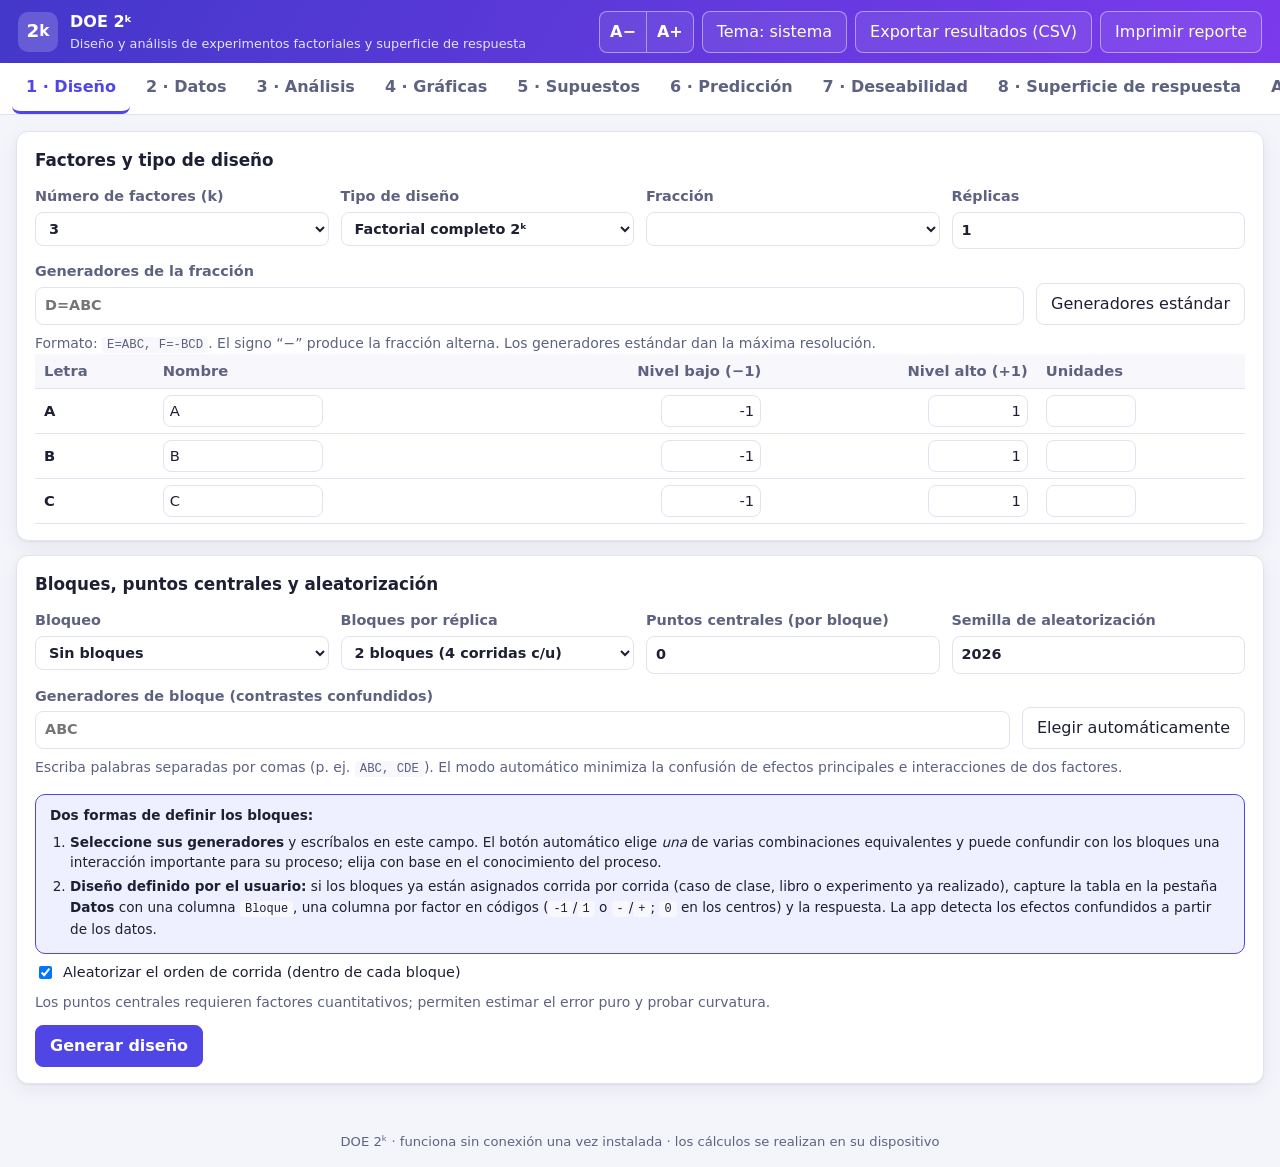
<file: index.html>
<!DOCTYPE html>
<html lang="es">
<head>
  <meta charset="UTF-8">
  <meta name="viewport" content="width=device-width, initial-scale=1">
  <title>DOE 2ᵏ — Diseño y análisis factorial</title>
  <meta name="description" content="Diseño y análisis de experimentos factoriales 2^k completos y fraccionados, con bloques y puntos centrales, y metodología de superficie de respuesta (pendiente ascendente, central compuesto y Box-Behnken).">
  <meta name="theme-color" content="#4f46e5">
  <link rel="manifest" href="manifest.webmanifest">
  <link rel="icon" type="image/png" sizes="192x192" href="icons/icon-192.png">
  <link rel="apple-touch-icon" href="icons/apple-touch-icon.png">
  <meta name="apple-mobile-web-app-capable" content="yes">
  <meta name="apple-mobile-web-app-title" content="DOE 2ᵏ">
  <link rel="stylesheet" href="css/styles.css">
  <script>try{var f=+localStorage.getItem('doe2k-fs');if(f>0)document.documentElement.style.setProperty('--fs',f);}catch(e){}</script>
</head>
<body>
<header class="appbar">
  <div class="brand"><span class="logo">2<sup>k</sup></span><div><strong>DOE 2ᵏ</strong><small>Diseño y análisis de experimentos factoriales y superficie de respuesta</small></div></div>
  <div class="bar-actions"><span class="fs-ctl" role="group" aria-label="Tamaño de letra"><button id="fsDown" class="ghost" title="Reducir tamaño de letra" aria-label="Reducir tamaño de letra">A−</button><button id="fsUp" class="ghost" title="Aumentar tamaño de letra" aria-label="Aumentar tamaño de letra">A+</button></span><button id="themeToggle" class="ghost">Tema: sistema</button>
    <button id="btnInstall" class="ghost" hidden>⤓ Instalar app</button>
    <button id="btnExport" class="ghost">Exportar resultados (CSV)</button>
    <button id="btnPrint" class="ghost">Imprimir reporte</button>
  </div>
</header>

<nav class="tabs" role="tablist">
  <button role="tab" data-tab="design" class="active">1 · Diseño</button>
  <button role="tab" data-tab="data">2 · Datos</button>
  <button role="tab" data-tab="analysis">3 · Análisis</button>
  <button role="tab" data-tab="plots">4 · Gráficas</button>
  <button role="tab" data-tab="diag">5 · Supuestos</button>
  <button role="tab" data-tab="opt">6 · Predicción</button>
  <button role="tab" data-tab="desir">7 · Deseabilidad</button>
  <button role="tab" data-tab="rsm">8 · Superficie de respuesta</button>
  <button role="tab" data-tab="help">Ayuda</button>
</nav>

<main>
<!-- ======================= DISEÑO ======================= -->
<section id="tab-design" class="tab active">
  <div class="card">
    <h2>Factores y tipo de diseño</h2>
    <div class="grid4">
      <label>Número de factores (k)
        <select id="dK"></select></label>
      <label>Tipo de diseño
        <select id="dType"><option value="full">Factorial completo 2ᵏ</option><option value="frac">Factorial fraccionado 2ᵏ⁻ᵖ</option></select></label>
      <label id="wrapP" hidden>Fracción
        <select id="dP"></select></label>
      <label>Réplicas
        <input type="number" id="dReps" min="1" max="20" value="1"></label>
    </div>
    <div id="genWrap" hidden class="gen-row">
      <label>Generadores de la fracción
        <input id="dGens" spellcheck="false" placeholder="D=ABC"></label>
      <button id="btnStdGens" class="ghost">Generadores estándar</button>
      <p class="hint">Formato: <code>E=ABC, F=-BCD</code>. El signo “−” produce la fracción alterna. Los generadores estándar dan la máxima resolución.</p>
    </div>
    <div class="table-wrap"><table class="tbl" id="factorTable"></table></div>
  </div>

  <div class="card">
    <h2>Bloques, puntos centrales y aleatorización</h2>
    <div class="grid4">
      <label>Bloqueo
        <select id="dBlockMode">
          <option value="none">Sin bloques</option>
          <option value="reps">Cada réplica es un bloque</option>
          <option value="conf">Confundir efectos con bloques</option>
        </select></label>
      <label id="wrapNB" hidden>Bloques por réplica
        <select id="dNB"></select></label>
      <label>Puntos centrales (por bloque)
        <input type="number" id="dCP" min="0" max="30" value="0"></label>
      <label>Semilla de aleatorización
        <input type="number" id="dSeed" value="2026"></label>
    </div>
    <div id="bgWrap" hidden class="gen-row">
      <label>Generadores de bloque (contrastes confundidos)
        <input id="dBGens" spellcheck="false" placeholder="ABC"></label>
      <button id="btnAutoBG" class="ghost">Elegir automáticamente</button>
      <p class="hint">Escriba palabras separadas por comas (p. ej. <code>ABC, CDE</code>). El modo automático minimiza la confusión de efectos principales e interacciones de dos factores.</p>
      <div class="msg info bg-note"><b>Dos formas de definir los bloques:</b>
        <ol>
          <li><b>Seleccione sus generadores</b> y escríbalos en este campo. El botón automático elige <i>una</i> de varias combinaciones equivalentes y puede confundir con los bloques una interacción importante para su proceso; elija con base en el conocimiento del proceso.</li>
          <li><b>Diseño definido por el usuario:</b> si los bloques ya están asignados corrida por corrida (caso de clase, libro o experimento ya realizado), capture la tabla en la pestaña <b>Datos</b> con una columna <code>Bloque</code>, una columna por factor en códigos (<code>-1</code>/<code>1</code> o <code>-</code>/<code>+</code>; <code>0</code> en los centros) y la respuesta. La app detecta los efectos confundidos a partir de los datos.</li>
        </ol>
      </div>
    </div>
    <label class="check"><input type="checkbox" id="dRand" checked> Aleatorizar el orden de corrida (dentro de cada bloque)</label>
    <p class="hint">Los puntos centrales requieren factores cuantitativos; permiten estimar el error puro y probar curvatura.</p>
    <div class="actions"><button id="btnGen" class="primary">Generar diseño</button></div>
  </div>
  <div id="designMsg"></div>
  <div id="designOut"></div>
</section>

<!-- ======================= DATOS ======================= -->
<section id="tab-data" class="tab">
  <div class="card">
    <h2>Cargar datos</h2>
    <div class="grid3">
      <div>
        <label>Archivo Excel (.xlsx, .xls), ODS, CSV o TXT
          <input type="file" id="fileInput" accept=".xlsx,.xls,.xlsm,.ods,.csv,.txt,.tsv,text/csv,text/plain,application/vnd.ms-excel,application/vnd.openxmlformats-officedocument.spreadsheetml.sheet,application/vnd.oasis.opendocument.spreadsheet"></label>
        <label id="sheetWrap" hidden>Hoja del libro
          <select id="sheetSel"></select></label>
        <p class="hint">En Excel se usa la primera fila con encabezados de la hoja elegida (se omiten filas de título). En CSV: separador coma, punto y coma o tabulador; decimales con coma si el separador es “;”.</p>
      </div>
      <div>
        <label>Conjuntos de ejemplo
          <select id="exampleSel">
            <option value="">— Elegir —</option>
            <option value="filt">2⁴ sin réplica: tasa de filtración (Montgomery 6.2)</option>
            <option value="filtBlk">2⁴ en 2 bloques, ABCD confundida (Montgomery 7.2)</option>
            <option value="frac">2⁴⁻¹ (I = ABCD): tasa de filtración (Montgomery 8.1)</option>
            <option value="etch">2³ con 2 réplicas: grabado por plasma (Montgomery 6.1)</option>
            <option value="center">2² con 5 puntos centrales: rendimiento (Montgomery 6.7)</option>
            <option value="botana">2³⁻¹ con 5 centros y 2 respuestas: extrusión de botana (deseabilidad)</option>
          </select></label>
      </div>
      <div>
        <label>Pegar desde hoja de cálculo
          <textarea id="pasteArea" rows="3" placeholder="Copie las celdas (con encabezados) y péguelas aquí"></textarea></label>
        <p class="hint">Los factores pueden capturarse en valores reales o en códigos: <code>-1</code>/<code>1</code>, o bien los signos <code>-</code>/<code>+</code> (se convierten a −1/+1); <code>0</code> para los puntos centrales.</p>
        <button id="btnPaste" class="ghost">Usar datos pegados</button>
      </div>
    </div>
  </div>
  <div id="dataMsg"></div>
  <div id="mapCard" class="card" hidden>
    <h2>Asignar columnas</h2>
    <div class="grid4">
      <label>Respuesta (y)<select id="mResp"></select></label>
      <label>Bloque (opcional)<select id="mBlock"></select></label>
      <label>Orden de corrida (opcional)<select id="mRun"></select></label>
      <label>Transformación de y
        <span class="inline"><select id="mTrans"><option value="none">Ninguna</option><option value="ln">ln(y)</option><option value="log10">log₁₀(y)</option><option value="sqrt">√y</option><option value="inv">1/y</option><option value="pow">y^λ</option></select>
        <input type="number" id="mLambda" step="0.1" value="0.5" hidden title="λ"></span></label>
    </div>
    <p class="lbl">Factores (en el orden en que recibirán las letras A, B, C…):</p>
    <div id="mFactors" class="chips"></div>
    <p class="hint">Los niveles se codifican automáticamente: mínimo → −1, máximo → +1 y el punto medio → 0. Para factores de texto con dos niveles se usa el orden alfabético.</p>
    <div class="actions"><button id="btnAnalyze" class="primary">Analizar</button></div>
    <h3>Vista previa</h3>
    <div class="table-wrap short" id="preview"></div>
  </div>
</section>

<!-- ======================= ANÁLISIS ======================= -->
<section id="tab-analysis" class="tab">
  <div id="anEmpty" class="empty">Cargue datos y presione <b>Analizar</b> en la pestaña Datos.</div>
  <div id="anBody" hidden class="an-layout">
    <aside class="card side">
      <h2>Modelo</h2>
      <div class="opts">
        <label>α <input type="number" id="oAlpha" min="0.001" max="0.2" step="0.01" value="0.05"></label>
        <label>Orden máx. en alias <select id="oAliasOrd"><option>2</option><option selected>3</option><option>4</option><option value="9">todo</option></select></label>
        <label class="check"><input type="checkbox" id="oBlocks" checked> Incluir bloques</label>
        <label class="check"><input type="checkbox" id="oCurv" checked> Incluir término de curvatura</label>
      </div>
      <div class="btn-grid">
        <button class="ghost sm" data-sel="all">Todos</button>
        <button class="ghost sm" data-sel="1">Principales</button>
        <button class="ghost sm" data-sel="2">Hasta 2FI</button>
        <button class="ghost sm" data-sel="3">Hasta 3FI</button>
        <button class="ghost sm" data-sel="lenth">Significativos (Lenth)</button>
        <button class="ghost sm" data-sel="reduce">Reducir (p &gt; α)</button>
      </div>
      <div id="termList" class="term-list"></div>
      <div id="termNotes" class="hint"></div>
    </aside>
    <div class="results">
      <div id="anMsg"></div>
      <div id="poolPanel" class="card"></div><div id="powerPanel" class="card"></div><div id="anInfo" class="card"></div>
      <div id="anCoef" class="card"></div>
      <div id="anAnova" class="card"></div>
      <div id="anLenth" class="card"></div>
      <div id="anEq" class="card"></div>
    </div>
  </div>
</section>

<!-- ======================= GRÁFICAS ======================= -->
<section id="tab-plots" class="tab">
  <div id="plEmpty" class="empty">Primero realice el análisis.</div>
  <div id="plBody" hidden>
    <div class="plot-grid">
      <div class="card" id="plPareto"></div>
      <div class="card" id="plNormal"></div>
      <div class="card" id="plHalf"></div>
    </div>
    <div class="card" id="plMain"></div>
    <div class="card">
      <h2>Interacciones</h2>
      <div id="plInter" class="plot-grid small"></div>
    </div>
    <div class="plot-grid">
      <div class="card">
        <h2>Gráfica de cubo (valores ajustados)</h2>
        <div class="inline"><select id="cubeA"></select><select id="cubeB"></select><select id="cubeC"></select></div>
        <div id="plCube"></div>
      </div>
      <div class="card">
        <h2>Contorno de la superficie ajustada</h2>
        <div class="inline"><label>Eje X <select id="ctX"></select></label><label>Eje Y <select id="ctY"></select></label></div>
        <div id="ctHold" class="holds"></div>
        <div id="plContour"></div>
      </div>
    </div>
  </div>
</section>

<!-- ======================= SUPUESTOS ======================= -->
<section id="tab-diag" class="tab">
  <div id="dgEmpty" class="empty">Primero realice el análisis.</div>
  <div id="dgBody" hidden>
    <div id="dgMsg"></div>
    <div class="card" id="dgTests"></div>
    <div class="plot-grid" id="dgPlots"></div>
    <div class="card" id="dgBoxcox"></div>
    <div class="card" id="dgPoints"></div>
  </div>
</section>

<!-- ======================= PREDICCIÓN ======================= -->
<section id="tab-opt" class="tab">
  <div id="opEmpty" class="empty">Primero realice el análisis.</div>
  <div id="opBody" hidden>
    <div class="card">
      <h2>Predicción en un punto</h2>
      <div id="opInputs" class="grid4"></div>
      <div class="actions"><button id="btnPredict" class="primary">Predecir</button></div>
      <div id="opPred"></div>
    </div>
    <div class="card">
      <h2>Búsqueda de la mejor combinación</h2>
      <div class="grid4">
        <label>Objetivo <select id="opGoal"><option value="max">Maximizar</option><option value="min">Minimizar</option><option value="target">Alcanzar un valor meta</option></select></label>
        <label id="opTargetWrap" hidden>Valor meta <input type="number" id="opTarget" step="any"></label>
        <label>Región explorada <select id="opRegion"><option value="corners">Vértices (−1, +1)</option><option value="grid3">Malla −1, 0, +1</option><option value="grid5">Malla −1, −0.5, 0, 0.5, +1</option></select></label>
      </div>
      <div class="actions"><button id="btnOptimize" class="primary">Buscar</button></div>
      <div id="opRes"></div>
    </div>
  </div>
</section>

<!-- ======================= DESEABILIDAD ======================= -->
<section id="tab-desir" class="tab">
  <div id="dsEmpty" class="empty">Cargue datos con dos o más columnas de respuesta y presione <b>Analizar</b> en la pestaña Datos. La deseabilidad usa los mismos factores, bloques y opciones del modelo.</div>
  <div id="dsBody" hidden>
    <div class="card">
      <h2>Respuestas a combinar</h2>
      <p class="hint">Seleccione dos o más respuestas. Cada una se convierte en una deseabilidad individual <i>d</i> entre 0 (inaceptable) y 1 (ideal) y se combinan en la deseabilidad global <i>D</i> = (d₁<sup>w₁</sup> · d₂<sup>w₂</sup> ··· )<sup>1/Σw</sup> (Derringer y Suich, 1980). Si alguna d = 0, D = 0.</p>
      <div id="dsResp" class="chips"></div>
    </div>
    <div class="card">
      <h2>Especificaciones</h2>
      <div class="table-wrap"><table class="tbl spec-tbl" id="dsSpec"></table></div>
      <details class="hint"><summary>Fórmulas de la deseabilidad individual</summary>
        <ul>
          <li><b>Maximizar:</b> d = 0 si y ≤ L; d = [(y − L)/(T − L)]<sup>s</sup> si L &lt; y &lt; T; d = 1 si y ≥ T.</li>
          <li><b>Minimizar:</b> d = 1 si y ≤ T; d = [(U − y)/(U − T)]<sup>t</sup> si T &lt; y &lt; U; d = 0 si y ≥ U.</li>
          <li><b>Valor objetivo:</b> d = [(y − L)/(T − L)]<sup>s</sup> si L ≤ y ≤ T; d = [(U − y)/(U − T)]<sup>t</sup> si T ≤ y ≤ U; d = 0 fuera de [L, U].</li>
          <li>Exponente 1: la deseabilidad cambia linealmente. Mayor que 1: más exigente (sólo valores cercanos a T dan d alta). Menor que 1: más tolerante.</li>
          <li>La importancia (1 a 5) pondera cada respuesta en la media geométrica.</li>
          <li>Los límites deben venir de una especificación, norma o preferencia del consumidor, no de los propios datos.</li>
        </ul>
      </details>
      <div class="grid4">
        <label>Región para la búsqueda con modelos
          <select id="dsRegion">
            <option value="design">Puntos del diseño (sin interpolar)</option>
            <option value="cc">Vértices y centro</option>
            <option value="corners">Vértices (−1, +1)</option>
            <option value="grid3">Malla −1, 0, +1</option>
            <option value="grid5">Malla −1, −0.5, 0, 0.5, +1</option>
            <option value="grid11">Malla fina (11 niveles por factor)</option>
          </select></label>
      </div>
      <div class="actions"><button id="btnDesir" class="primary">Calcular deseabilidad</button><button id="btnDesirCSV" class="ghost">Exportar (CSV)</button></div>
      <div id="dsMsg"></div>
    </div>
    <div class="card">
      <h2>A. Condiciones observadas (medias)</h2>
      <p class="hint">Cálculo directo con las medias de cada combinación ensayada. Es el criterio más seguro cuando hay curvatura o el modelo no es confiable.</p>
      <div id="dsObs"></div>
    </div>
    <div class="card">
      <h2>B. Búsqueda con los modelos ajustados</h2>
      <p class="hint">Se ajusta un modelo para cada respuesta (columna “Modelo” de las especificaciones), se predice cada respuesta en la región elegida y se calcula D en cada punto.</p>
      <div id="dsMod"></div>
    </div>
    <div class="card" id="dsExplain"></div>
  </div>
</section>

<!-- ======================= SUPERFICIE DE RESPUESTA ======================= -->
<section id="tab-rsm" class="tab">
  <div id="rsmRoot"></div>
</section>

<!-- ======================= AYUDA ======================= -->
<section id="tab-help" class="tab">
  <div class="card prose" id="helpContent"></div>
</section>
</main>

<div id="printArea" class="print-only"></div>
<footer class="foot">DOE 2ᵏ · funciona sin conexión una vez instalada · los cálculos se realizan en su dispositivo</footer>

<script src="js/stats.js"></script>
<script src="js/design.js"></script>
<script src="js/analysis.js"></script>
<script src="js/plots.js"></script>
<script src="js/modules.js"></script>
<script src="js/desirability.js"></script>
<script src="js/desir-ui.js"></script>
<script src="js/rsm.js"></script>
<script src="js/rsm-ui.js"></script>
<script src="js/app.js"></script>
</body>
</html>
</file>
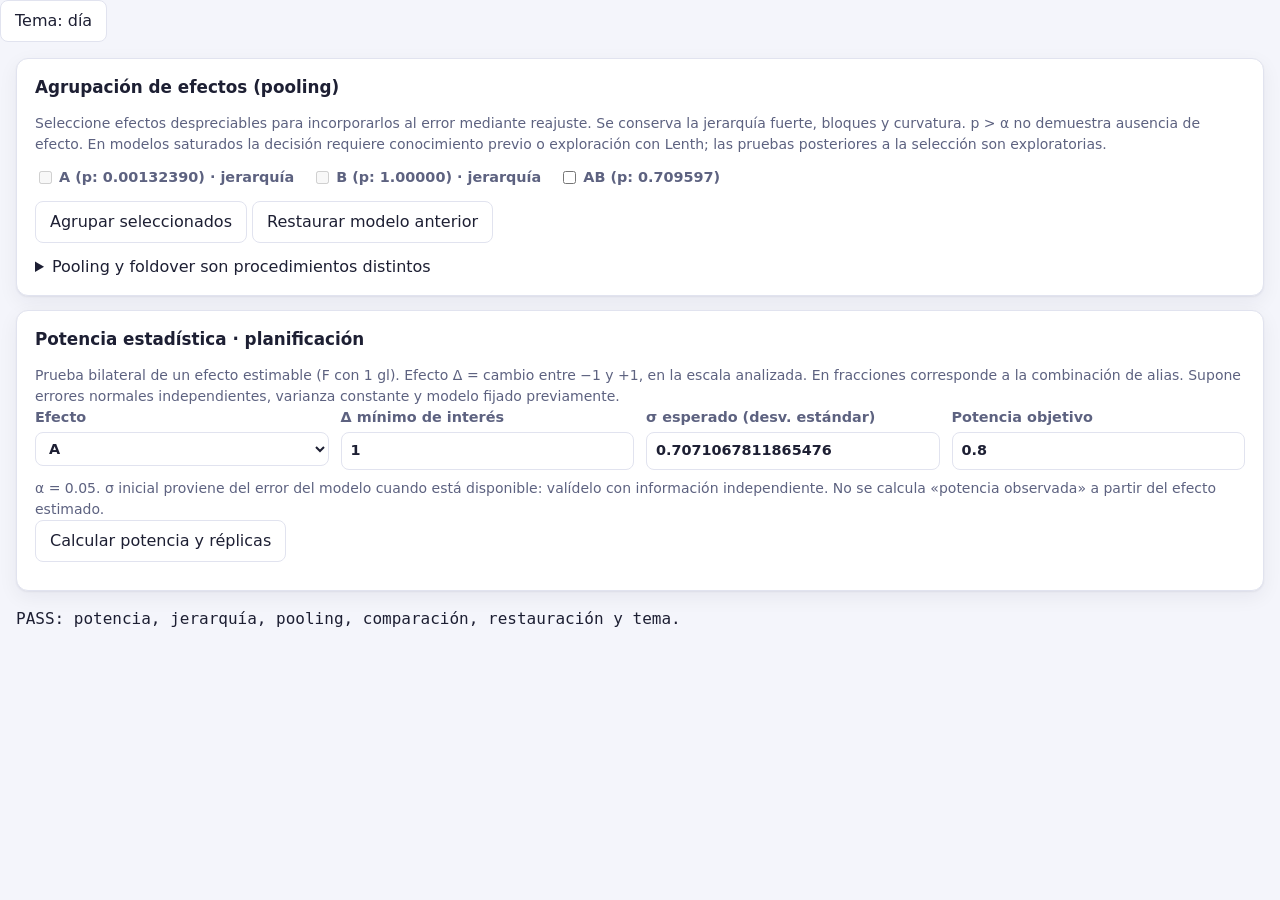
<file: tests/browser.html>
<!doctype html><meta charset="utf-8"><link rel="stylesheet" href="../css/styles.css"><button id="themeToggle"></button><main><div id="poolPanel" class="card"></div><div id="powerPanel" class="card"></div><pre id="testResult">PENDING</pre></main><script src="../js/stats.js"></script><script src="../js/design.js"></script><script src="../js/analysis.js"></script><script src="../js/modules.js"></script><script>
try{
const X=[],y=[];for(let r=0;r<2;r++)for(let i=0;i<4;i++){const x=[i&1?1:-1,i&2?1:-1];X.push(x);y.push(5+2*x[0]+.1*x[0]*x[1]+(r?.5:-.5));}
const state={prep:Analysis.prepare({X,y}),terms:[1,2,3],opts:{alpha:.05,blocks:false,curv:false},est:{estimable:[1,2,3]}};
function run(){state.fit=Analysis.fit(state.prep,state.terms,state.opts);GEnhance(state,run);}run();
const check=(v,m)=>{if(!v)throw Error(m)};
document.getElementById('pwCalculate').click();check(document.getElementById('powerResult').textContent.includes('Potencia actual'),'power');
check(document.querySelector('#poolPanel input[value="1"]').disabled,'hierarchy');
document.querySelector('#poolPanel input[value="3"]').checked=true;document.getElementById('poolApply').click();check(state.terms.length===2,'pool');check(document.getElementById('poolReport').textContent.includes('Error anterior'),'comparison');
document.getElementById('poolUndo').click();check(state.terms.length===3,'undo');
document.getElementById('themeToggle').click();check(document.documentElement.dataset.theme!=='system','theme');
document.getElementById('testResult').textContent='PASS: potencia, jerarquía, pooling, comparación, restauración y tema.';
}catch(e){document.getElementById('testResult').textContent='FAIL '+e.stack;}
</script>
</file>
<file: css/styles.css>
:root {
  --bg: #f4f5fb; --surface: #ffffff; --surface-2: #f7f7fc; --text: #1d1f33; --muted: #5d6280;
  --border: #e1e3ef; --accent: #4f46e5; --accent-2: #7c3aed; --accent-soft: #eef0ff;
  --danger: #d6336c; --ok: #2f9e44; --warn: #b7791f; --warn-soft: #fff7e6; --ok-soft: #ebfbee; --danger-soft: #fff0f4;
  --muted-bar: #b9bdd6; --grid: #eceef6; --shadow: 0 1px 2px rgba(20, 22, 50, .06), 0 6px 20px rgba(20, 22, 50, .06);
  --mono: ui-monospace, SFMono-Regular, Menlo, Consolas, monospace;
  color-scheme: light;
}
@media (prefers-color-scheme: dark) {
  :root {
    --bg: #12131c; --surface: #1b1d2a; --surface-2: #222536; --text: #e8e9f3; --muted: #a2a6c2;
    --border: #30334a; --accent: #8b85ff; --accent-2: #b08cff; --accent-soft: #272a45;
    --danger: #ff7aa2; --ok: #63d17a; --warn: #f0b552; --warn-soft: #2d2617; --ok-soft: #18291c; --danger-soft: #331b25;
    --muted-bar: #4b4f6e; --grid: #262939; --shadow: 0 1px 2px rgba(0, 0, 0, .3);
    color-scheme: dark;
  }
}
* { box-sizing: border-box; }
html, body { margin: 0; }
html { font-size: calc(16px * var(--fs, 1)); }
body { font: 1rem/1.5 system-ui, -apple-system, "Segoe UI", Roboto, sans-serif; background: var(--bg); color: var(--text); }
h2 { font-size: 1.05rem; margin: 0 0 .8rem; }
h3 { font-size: .95rem; margin: 1.1rem 0 .5rem; }
code { font-family: var(--mono); font-size: .88em; background: var(--surface-2); padding: 1px 5px; border-radius: 4px; }
.appbar { display: flex; align-items: center; justify-content: space-between; gap: 12px; padding: 10px 18px; background: linear-gradient(120deg, #4338ca, #7c3aed); color: #fff; flex-wrap: wrap; }
.brand { display: flex; align-items: center; gap: 12px; }
.brand small { display: block; opacity: .85; font-size: .8rem; }
.logo { white-space: nowrap; line-height: 1; width: 40px; height: 40px; border-radius: 10px; background: rgba(255, 255, 255, .18); display: flex; align-items: center; justify-content: center; font-weight: 800; font-size: 1.15rem; }
.bar-actions { display: flex; gap: 8px; flex-wrap: wrap; }
.appbar .ghost { color: #fff; border-color: rgba(255, 255, 255, .45); background: rgba(255, 255, 255, .08); }
.tabs { display: flex; gap: 2px; padding: 0 12px; background: var(--surface); border-bottom: 1px solid var(--border); overflow-x: auto; position: sticky; top: 0; z-index: 5; }
.tabs button { border: 0; background: none; padding: 12px 14px; color: var(--muted); font: inherit; font-weight: 600; cursor: pointer; border-bottom: 3px solid transparent; white-space: nowrap; }
.tabs button.active { color: var(--accent); border-bottom-color: var(--accent); }
main { max-width: 1280px; margin: 0 auto; padding: 16px; }
.tab { display: none; }
.tab.active { display: block; }
.card { background: var(--surface); border: 1px solid var(--border); border-radius: 12px; padding: 16px 18px; margin-bottom: 14px; box-shadow: var(--shadow); min-width: 0; }
.card:empty { display: none; }
.grid3, .grid4 { display: grid; gap: 12px; }
.grid3 { grid-template-columns: repeat(auto-fit, minmax(240px, 1fr)); }
.grid4 { grid-template-columns: repeat(auto-fit, minmax(190px, 1fr)); }
label { display: flex; flex-direction: column; gap: 4px; font-size: .9rem; font-weight: 600; color: var(--muted); }
label.check { flex-direction: row; align-items: center; gap: 8px; font-weight: 500; color: var(--text); margin-top: 8px; }
input, select, textarea { font: inherit; color: var(--text); background: var(--surface); border: 1px solid var(--border); border-radius: 8px; padding: 7px 9px; min-width: 0; }
input:focus, select:focus, textarea:focus { outline: 2px solid var(--accent); outline-offset: -1px; }
textarea { resize: vertical; font-family: var(--mono); font-size: .88rem; }
button { font: inherit; cursor: pointer; border-radius: 8px; padding: 8px 14px; border: 1px solid var(--border); background: var(--surface); color: var(--text); }
button.primary { background: var(--accent); border-color: var(--accent); color: #fff; font-weight: 700; }
button.ghost { background: transparent; }
button.ghost:hover { background: var(--accent-soft); }
button.sm { padding: 5px 8px; font-size: .85rem; }
.actions { display: flex; gap: 8px; margin-top: 12px; flex-wrap: wrap; }
.inline { display: flex; gap: 8px; flex-wrap: wrap; align-items: center; }
.gen-row { display: grid; grid-template-columns: minmax(0, 1fr) auto; gap: 8px 12px; align-items: end; margin-top: 12px; }
.gen-row .hint { grid-column: 1 / -1; margin: 0; }
.hint { font-size: .875rem; color: var(--muted); margin: 8px 0 0; }
.lbl { font-size: .9rem; font-weight: 600; color: var(--muted); margin: 12px 0 6px; }
.table-wrap { overflow-x: auto; max-width: 100%; }
.table-wrap.short { max-height: 320px; overflow-y: auto; }
.tbl { border-collapse: collapse; width: 100%; font-size: .92rem; font-variant-numeric: tabular-nums; }
.tbl th, .tbl td { padding: 6px 9px; border-bottom: 1px solid var(--border); text-align: right; white-space: nowrap; }
.tbl th { background: var(--surface-2); color: var(--muted); font-weight: 700; position: sticky; top: 0; }
.tbl td:first-child, .tbl th:first-child, .tbl .l { text-align: left; }
.tbl tr.l1 td:first-child { padding-left: 22px; }
.tbl tr.l2 td:first-child { padding-left: 40px; color: var(--muted); }
.tbl tr.sum td { font-weight: 700; }
.tbl tr.ctr td { background: var(--accent-soft); }
.tbl td input { width: 100px; text-align: right; padding: 4px 6px; }
.tbl .sig { color: var(--danger); font-weight: 700; }
.tbl .alias { color: var(--muted); font-family: var(--mono); font-size: .82rem; }
.chips { display: flex; flex-wrap: wrap; gap: 6px; }
.chips label { flex-direction: row; align-items: center; gap: 6px; border: 1px solid var(--border); border-radius: 999px; padding: 4px 10px; font-weight: 500; color: var(--text); }
.chips label.on { border-color: var(--accent); background: var(--accent-soft); }
.chips .ltr { font-family: var(--mono); font-weight: 700; color: var(--accent); }
.msg { border-radius: 10px; padding: 10px 14px; margin-bottom: 12px; font-size: .94rem; border: 1px solid; }
.msg.err { background: var(--danger-soft); border-color: var(--danger); }
.msg.warn { background: var(--warn-soft); border-color: var(--warn); }
.msg.ok { background: var(--ok-soft); border-color: var(--ok); }
.msg.info { background: var(--accent-soft); border-color: var(--accent); }
.empty { text-align: center; color: var(--muted); padding: 50px 10px; }
.an-layout > * { min-width: 0; }
.an-layout { display: grid; grid-template-columns: 300px minmax(0, 1fr); gap: 14px; align-items: start; }
.side { position: sticky; top: 56px; max-height: calc(100vh - 70px); overflow-y: auto; }
.opts { display: grid; grid-template-columns: 1fr 1fr; gap: 8px; }
.opts label.check { grid-column: 1 / -1; margin: 0; }
.btn-grid { display: grid; grid-template-columns: 1fr 1fr; gap: 6px; margin: 12px 0; }
.term-list { display: flex; flex-direction: column; gap: 2px; }
.term-list label { flex-direction: row; align-items: center; gap: 8px; font-weight: 500; color: var(--text); padding: 3px 4px; border-radius: 6px; }
.term-list label:hover { background: var(--surface-2); }
.term-list .tn { font-family: var(--mono); font-weight: 700; min-width: 48px; }
.term-list .ta { font-family: var(--mono); font-size: .8rem; color: var(--muted); overflow: hidden; text-overflow: ellipsis; white-space: nowrap; }
.term-list .grp { font-size: .78rem; text-transform: uppercase; letter-spacing: .04em; color: var(--muted); margin: 8px 0 2px; font-weight: 700; }
.kv { display: grid; grid-template-columns: repeat(auto-fit, minmax(150px, 1fr)); gap: 8px; margin: 4px 0 10px; }
.kv div { background: var(--surface-2); border-radius: 8px; padding: 8px 10px; }
.kv b { display: block; font-size: 1.05rem; font-variant-numeric: tabular-nums; }
.kv span { font-size: .8rem; color: var(--muted); }
.mono { font-family: var(--mono); font-size: .9rem; word-break: break-word; }
.plot-grid { display: grid; grid-template-columns: repeat(auto-fit, minmax(min(100%, 460px), 1fr)); gap: 14px; }
.plot-grid.small { grid-template-columns: repeat(auto-fit, minmax(min(100%, 300px), 1fr)); }
.plot-grid > .card { margin: 0; }
svg.plot { width: 100%; height: auto; display: block; }
.plot-grid.small svg.plot { max-width: 420px; margin: 0 auto; }
.pt-title { font-size: calc(15px * min(var(--fs, 1), 1.2)); font-weight: 700; fill: var(--text); }
.pt-tick { font-size: calc(12.5px * min(var(--fs, 1), 1.2)); fill: var(--muted); }
.pt-axis { font-size: calc(13.5px * min(var(--fs, 1), 1.2)); fill: var(--text); font-weight: 600; }
.pt-lab { font-size: calc(12px * min(var(--fs, 1), 1.2)); fill: var(--text); font-weight: 600; }
.pt-clab { font-size: calc(11px * min(var(--fs, 1), 1.2)); fill: #fff; font-weight: 700; paint-order: stroke; stroke: rgba(0, 0, 0, .45); stroke-width: 2px; }
.pt-bg { fill: var(--surface); }
.pt-grid { stroke: var(--grid); stroke-width: 1; }
.pt-frame { fill: none; stroke: var(--border); }
.pt-frame-line { stroke: var(--muted); stroke-width: 1.5; }
.pt-boxlab { fill: var(--surface); stroke: var(--border); }
.holds { display: flex; gap: 12px; flex-wrap: wrap; margin: 8px 0; }
.holds label { min-width: 150px; }
.prose { max-width: 880px; }
.prose pre { overflow-x: auto; background: var(--surface-2); padding: 10px; border-radius: 8px; }
.tabs, main, .card { max-width: 100%; }
.prose h2 { margin-top: 1.2rem; }
.prose p, .prose li { font-size: .97rem; }
.foot { text-align: center; color: var(--muted); font-size: .82rem; padding: 18px; }
.pill { display: inline-block; padding: 1px 8px; border-radius: 999px; font-size: .8rem; font-weight: 700; }
.pill.ok { background: var(--ok-soft); color: var(--ok); }
.pill.bad { background: var(--danger-soft); color: var(--danger); }
.pill.na { background: var(--surface-2); color: var(--muted); }
.print-only { display: none; }
@media (max-width: 860px) {
  .an-layout { grid-template-columns: minmax(0, 1fr); }
  .bar-actions button { padding: 6px 10px; font-size: .8rem; }
  .side { position: static; max-height: none; }
  main { padding: 10px; }
}
@media print {
  .appbar, .tabs, .foot, main, .actions { display: none !important; }
  .print-only { display: block; }
  html { font-size: 16px; }
  body { background: #fff; color: #000; font-size: 11pt; }
  .card { box-shadow: none; break-inside: avoid; border-color: #bbb; }
  .print-only section { break-before: page; }
}

:root[data-theme="dark"] {
    --bg: #12131c; --surface: #1b1d2a; --surface-2: #222536; --text: #e8e9f3; --muted: #a2a6c2;
    --border: #30334a; --accent: #8b85ff; --accent-2: #b08cff; --accent-soft: #272a45;
    --danger: #ff7aa2; --ok: #63d17a; --warn: #f0b552; --warn-soft: #2d2617; --ok-soft: #18291c; --danger-soft: #331b25;
    --muted-bar: #4b4f6e; --grid: #262939; --shadow: 0 1px 2px rgba(0, 0, 0, .3);
    color-scheme: dark;
}
:root[data-theme="light"] {
  --bg: #f4f5fb; --surface: #ffffff; --surface-2: #f7f7fc; --text: #1d1f33; --muted: #5d6280;
  --border: #e1e3ef; --accent: #4f46e5; --accent-2: #7c3aed; --accent-soft: #eef0ff;
  --danger: #d6336c; --ok: #2f9e44; --warn: #b7791f; --warn-soft: #fff7e6; --ok-soft: #ebfbee; --danger-soft: #fff0f4;
  --muted-bar: #b9bdd6; --grid: #eceef6; --shadow: 0 1px 2px rgba(20, 22, 50, .06), 0 6px 20px rgba(20, 22, 50, .06);
  --mono: ui-monospace, SFMono-Regular, Menlo, Consolas, monospace;
  color-scheme: light;
}

button:focus-visible { outline: 3px solid var(--accent); outline-offset: 3px; }
.pool-options { display:flex; flex-wrap:wrap; gap:8px 18px; margin:12px 0; }
.pool-options label { flex-direction:row; align-items:center; }
#poolReport, #powerResult { margin-top:12px; overflow-wrap:anywhere; }
@media(max-width:600px) {
 main { padding:10px; } .card { padding:14px; } .brand small { max-width:230px; }
 .grid3,.grid4 { grid-template-columns:1fr; } .bar-actions { width:100%; }
 .bar-actions button { flex:1; } .tabs button { padding:12px 10px; }
 input,select { min-height:42px; } .side { position:static; max-height:none; }
}

.gen-row .bg-note { grid-column: 1 / -1; margin: 8px 0 0; font-size: .85rem; }
.bg-note ol { margin: 6px 0 0; padding-left: 20px; }
.bg-note li { margin-bottom: 4px; }

/* Deseabilidad */
.spec-tbl input, .spec-tbl select { min-width: 84px; padding: 5px 6px; }
.spec-tbl td { vertical-align: top; }
.tbl tr.hl td { background: var(--ok-soft, var(--accent-soft)); font-weight: 600; }
#dsExplain:empty { display: none; }
#dsExplain ul.mono { padding-left: 18px; line-height: 1.7; }

/* ---------- Superficie de respuesta (pestaña 8) ---------- */
.seg { display: flex; flex-wrap: wrap; gap: 6px; margin-bottom: 12px; }
.seg button { flex: 1 1 200px; font-weight: 600; color: var(--muted); background: var(--surface); }
.seg button.active { color: #fff; background: var(--accent); border-color: var(--accent); }
.rsm-flow { margin-bottom: 14px; }
.rsm-flow summary { cursor: pointer; }
.rsm-flow ol { margin: 8px 0 0; padding-left: 20px; }
.rsm-flow li { margin-bottom: 4px; }
#rsmRoot .holds small { font-weight: 500; color: var(--muted); }
#rsmRoot input[type=range] { padding: 0; min-width: 140px; }
#rsmRoot .tbl td input[type=text] { width: 90px; }
#rsmRoot svg.plot { max-width: 640px; margin: 0 auto; }
#rsmRoot .grid3 > *, #rsmRoot .grid4 > * { min-width: 0; }
#rsmRoot label select { width: 100%; max-width: 100%; }
.fs-ctl { display: inline-flex; gap: 0; }
.fs-ctl button { min-width: 40px; font-weight: 700; padding-left: 10px; padding-right: 10px; }
.fs-ctl button:first-child { border-radius: 8px 0 0 8px; }
.fs-ctl button:last-child { border-radius: 0 8px 8px 0; border-left: 0; }
.fs-ctl button:disabled { opacity: .45; cursor: default; }
</file>
